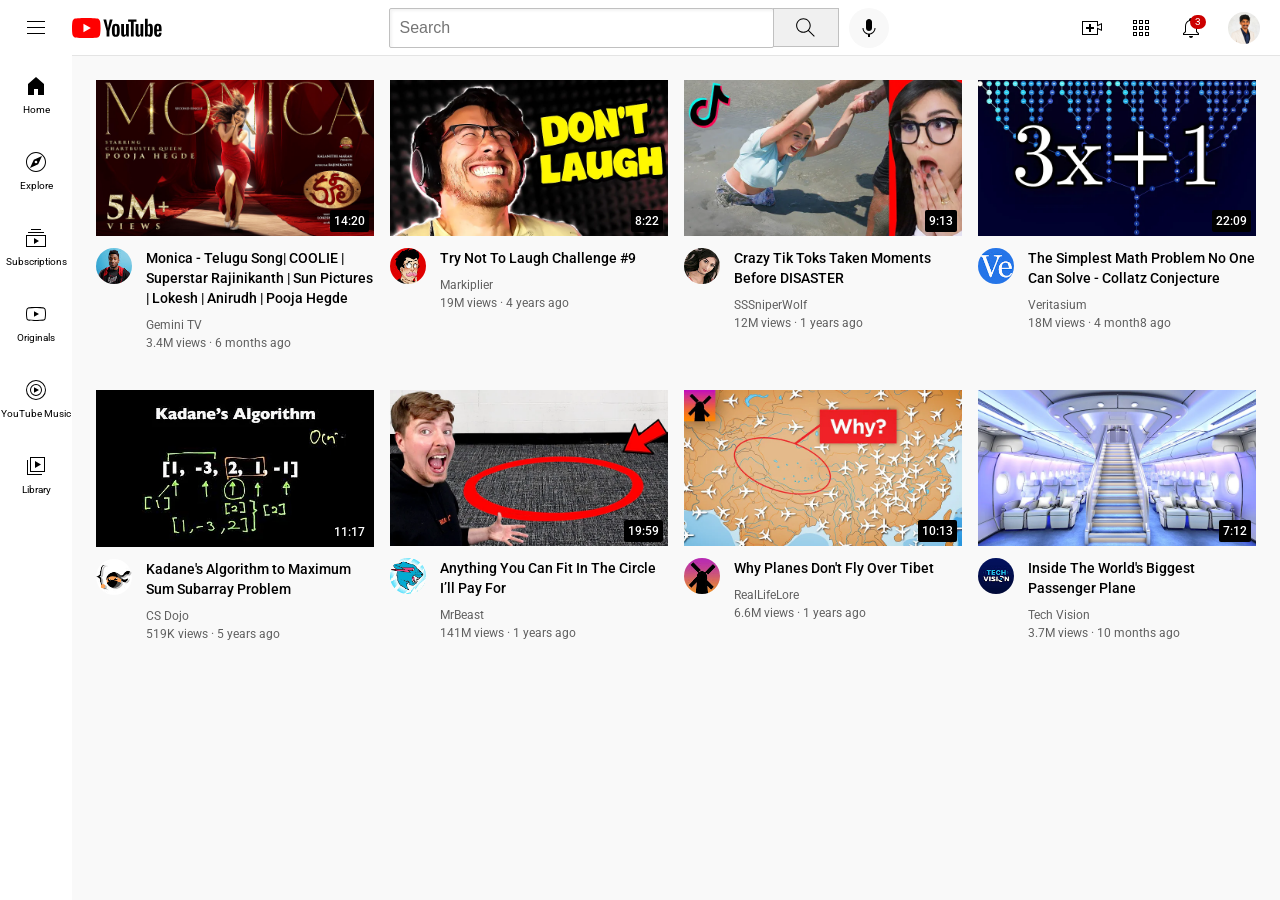
<file: index.html>
<!DOCTYPE html>
<html>

<head>
    <title>YouTube.com Clone</title>
    <link rel="preconnect" href="https://fonts.googleapis.com">
    <link rel="preconnect" href="https://fonts.gstatic.com" crossorigin>
    <link href="https://fonts.googleapis.com/css2?family=Roboto:ital,wght@0,100..900;1,100..900&display=swap"
        rel="stylesheet">
    <link rel="stylesheet" href="styles/general.css">
    <link rel="stylesheet" href="styles/video.css">
    <link rel="stylesheet" href="styles/header.css">
    <link rel="stylesheet" href="/styles/sidebar.css">
</head>

<body>
    <header class="header">
        <div class="left-section">
            <img class="hamburger-menu" src="/icons/hamburger-menu.svg">
            <img class="youtube-logo" src="/icons/youtube-logo.svg">
        </div>
        <div class="middle-section">
            <input class="search-bar" type="text" placeholder="Search">
            <button class="search-btn">
                <img class="search-icon" src="/icons/search.svg">
                <div class="tooltip">Search</div>
            </button>
            <!-- Put position absolute inside relative to create this tooltip -->
            <button class="voice-search-btn">
                <img class="voice-search-icon" src="/icons/voice-search-icon.svg">
                <div class="tooltip">Search with your voice</div>
            </button>

        </div>
        <div class="right-section">
            <div class="upload-icon-container">
                <img class="upload-icon" src="/icons/upload.svg">
                <div class="tooltip">Create</div>
            </div>

            <div class="youtube-apps-icon-container">
                <img class="youtube-apps-icon" src="/icons/youtube-apps.svg">
                <div class="tooltip">YouTube Apps</div>
            </div>
            <div class="notifications-icon-container">
                <img class="notifications-icon" src="/icons/notifications.svg">
                <div class="notifications-count">3</div>
                <div class="tooltip">Notifications</div>
            </div>
            <img class="current-user-picture" src="/thumbnails/channel-praveen.jpg">
        </div>
    </header>

    <nav class="sidebar">
        <div class="sidebar-link">
            <img src="/icons/home.svg">
            <div>Home</div>
        </div>
        <div class="sidebar-link">
            <img src="/icons/explore.svg">
            <div>Explore</div>
        </div>
        <div class="sidebar-link">
            <img src="/icons/subscriptions.svg">
            <div>Subscriptions</div>
        </div>
        <div class="sidebar-link">
            <img src="/icons/originals.svg">
            <div>Originals</div>
        </div>
        <div class="sidebar-link">
            <img src="/icons/youtube-music.svg">
            <div>YouTube Music</div>
        </div>
        <div class="sidebar-link">
            <img src="/icons/library.svg">
            <div>Library</div>
        </div>
    </nav>

    <main>
        <section class="video-grid">
            <div class="video-preview">
                <div class="thumbnail-row">
                    <img class="thumbnail" src="thumbnails/thumbnail-1.jpg">
                    <div class="video-time">14:20</div>
                </div>
                <div class="video-info-grid">
                    <div>
                        <img class="profile-picture" src="thumbnails/channel-1.png">
                    </div>
                    <div>
                        <p class="video-title">
                            Monica - Telugu Song| COOLIE | Superstar Rajinikanth | Sun Pictures | Lokesh | Anirudh |
                            Pooja
                            Hegde
                        </p>
                        <p class="video-author">
                            Gemini TV
                        </p>
                        <p class="video-stats">
                            3.4M views &#183; 6 months ago
                        </p>
                    </div>

                </div>

            </div>
            <div class="video-preview">
                <div class="thumbnail-row">
                    <img class="thumbnail" src="thumbnails/thumbnail-2.webp">
                    <div class="video-time">8:22</div>
                </div>
                <div class="video-info-grid">
                    <div>
                        <img class="profile-picture" src="thumbnails/channel-2.png">
                    </div>
                    <div>
                        <p class="video-title">
                            Try Not To Laugh Challenge #9
                        </p>
                        <p class="video-author">
                            Markiplier
                        </p>
                        <p class="video-stats">
                            19M views &#183; 4 years ago
                        </p>
                    </div>
                </div>
            </div>
            <div class="video-preview">
                <div class="thumbnail-row">
                    <img class="thumbnail" src="thumbnails/thumbnail-3.webp">
                    <div class="video-time">9:13</div>
                </div>
                <div class="video-info-grid">
                    <div>
                        <img class="profile-picture" src="thumbnails/channel-3.png">
                    </div>
                    <div>
                        <p class="video-title">
                            Crazy Tik Toks Taken Moments Before DISASTER
                        </p>
                        <p class="video-author">
                            SSSniperWolf
                        </p>
                        <p class="video-stats">
                            12M views &#183; 1 years ago
                        </p>
                    </div>
                </div>
            </div>
            <div class="video-preview">
                <div class="thumbnail-row">
                    <img class="thumbnail" src="thumbnails/thumbnail-4.webp">
                    <div class="video-time">22:09</div>
                </div>
                <div class="video-info-grid">
                    <div>
                        <img class="profile-picture" src="thumbnails/channel-4.png">
                    </div>
                    <div>
                        <p class="video-title">
                            The Simplest Math Problem No One Can Solve - Collatz Conjecture
                        </p>
                        <p class="video-author">
                            Veritasium
                        </p>
                        <p class="video-stats">
                            18M views &#183; 4 month8 ago
                        </p>
                    </div>
                </div>
            </div>
            <div class="video-preview">
                <div class="thumbnail-row">
                    <img class="thumbnail" src="thumbnails/thumbnail-5.webp">
                    <div class="video-time">11:17</div>
                </div>
                <div class="video-info-grid">
                    <div>
                        <img class="profile-picture" src="thumbnails/channel-5.png">
                    </div>
                    <div>
                        <p class="video-title">
                            Kadane's Algorithm to Maximum Sum Subarray Problem
                        </p>
                        <p class="video-author">
                            CS Dojo
                        </p>
                        <p class="video-stats">
                            519K views &#183; 5 years ago
                        </p>
                    </div>
                </div>
            </div>
            <div class="video-preview">
                <div class="thumbnail-row">
                    <img class="thumbnail" src="thumbnails/thumbnail-6.webp">
                    <div class="video-time">19:59</div>
                </div>
                <div class="video-info-grid">
                    <div>
                        <img class="profile-picture" src="thumbnails/channel-6.png">
                    </div>
                    <div>
                        <p class="video-title">
                            Anything You Can Fit In The Circle I’ll Pay For
                        </p>
                        <p class="video-author">
                            MrBeast
                        </p>
                        <p class="video-stats">
                            141M views &#183; 1 years ago
                        </p>
                    </div>
                </div>
            </div>
            <div class="video-preview">
                <div class="thumbnail-row">
                    <img class="thumbnail" src="thumbnails/thumbnail-7.webp">
                    <div class="video-time">10:13</div>
                </div>
                <div class="video-info-grid">
                    <div>
                        <img class="profile-picture" src="thumbnails/channel-7.png">
                    </div>
                    <div>
                        <p class="video-title">
                            Why Planes Don't Fly Over Tibet
                        </p>
                        <p class="video-author">
                            RealLifeLore
                        </p>
                        <p class="video-stats">
                            6.6M views &#183; 1 years ago
                        </p>
                    </div>
                </div>
            </div>
            <div class="video-preview">
                <div class="thumbnail-row">
                    <img class="thumbnail" src="thumbnails/thumbnail-8.webp">
                    <div class="video-time">7:12</div>
                </div>
                <div class="video-info-grid">
                    <div>
                        <img class="profile-picture" src="thumbnails/channel-8.png">
                    </div>
                    <div>
                        <p class="video-title">
                            Inside The World's Biggest Passenger Plane
                        </p>
                        <p class="video-author">
                            Tech Vision
                        </p>
                        <p class="video-stats">
                            3.7M views &#183; 10 months ago
                        </p>
                    </div>
                </div>
            </div>
        </section>
    </main>


</body>

</html>
</file>
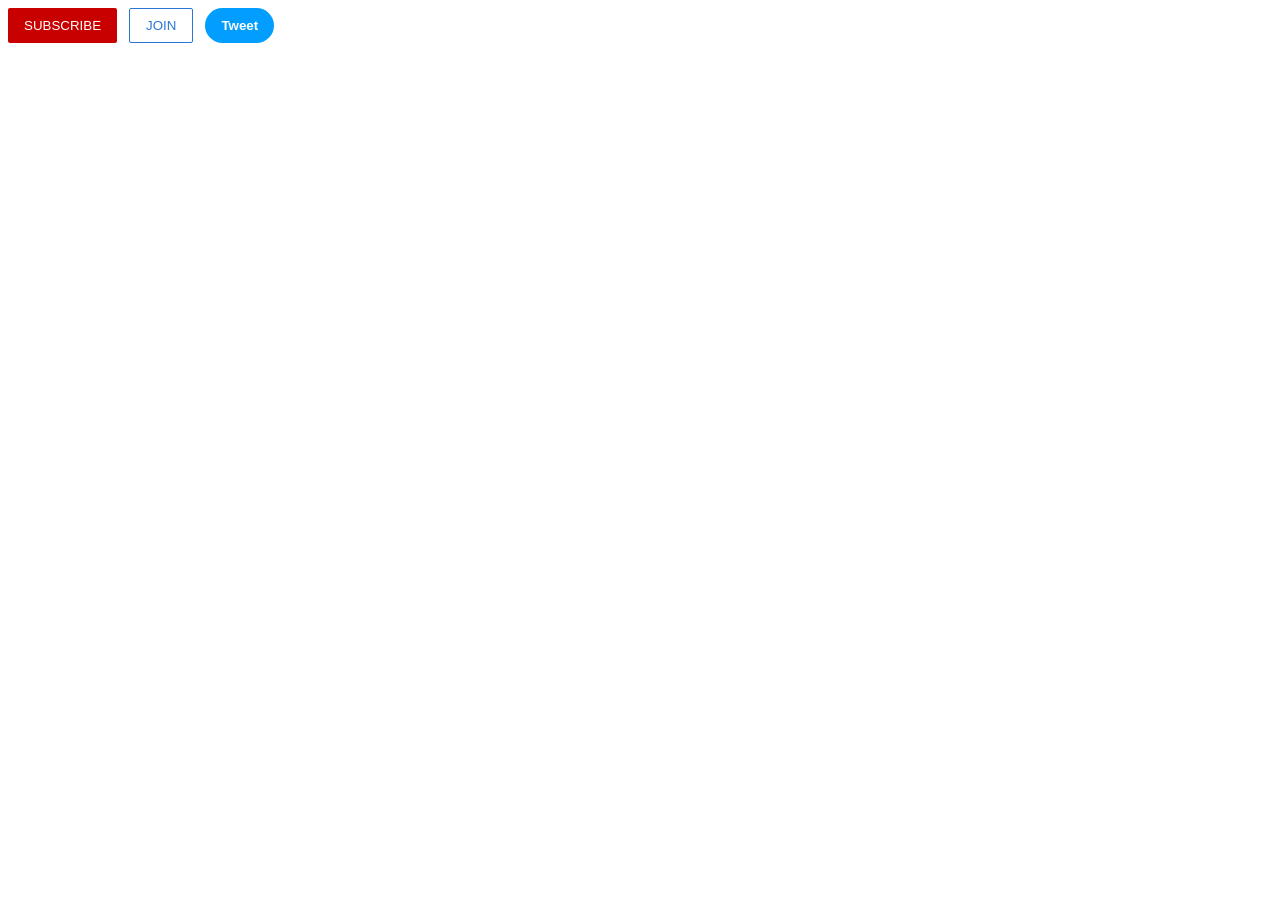
<file: Intro-to-html/buttons.html>
<!DOCTYPE html>
<html>

<head>
    <title>Buttons Practice</title>
    <link rel="stylesheet" href="styles/buttons.css">
</head>

<body>

    <button class="subscribe-button">
        SUBSCRIBE
    </button>

    <button class="join-button">
        JOIN
    </button>

    <button class="tweet-button">
        Tweet
    </button>
</body>

</html>
</file>
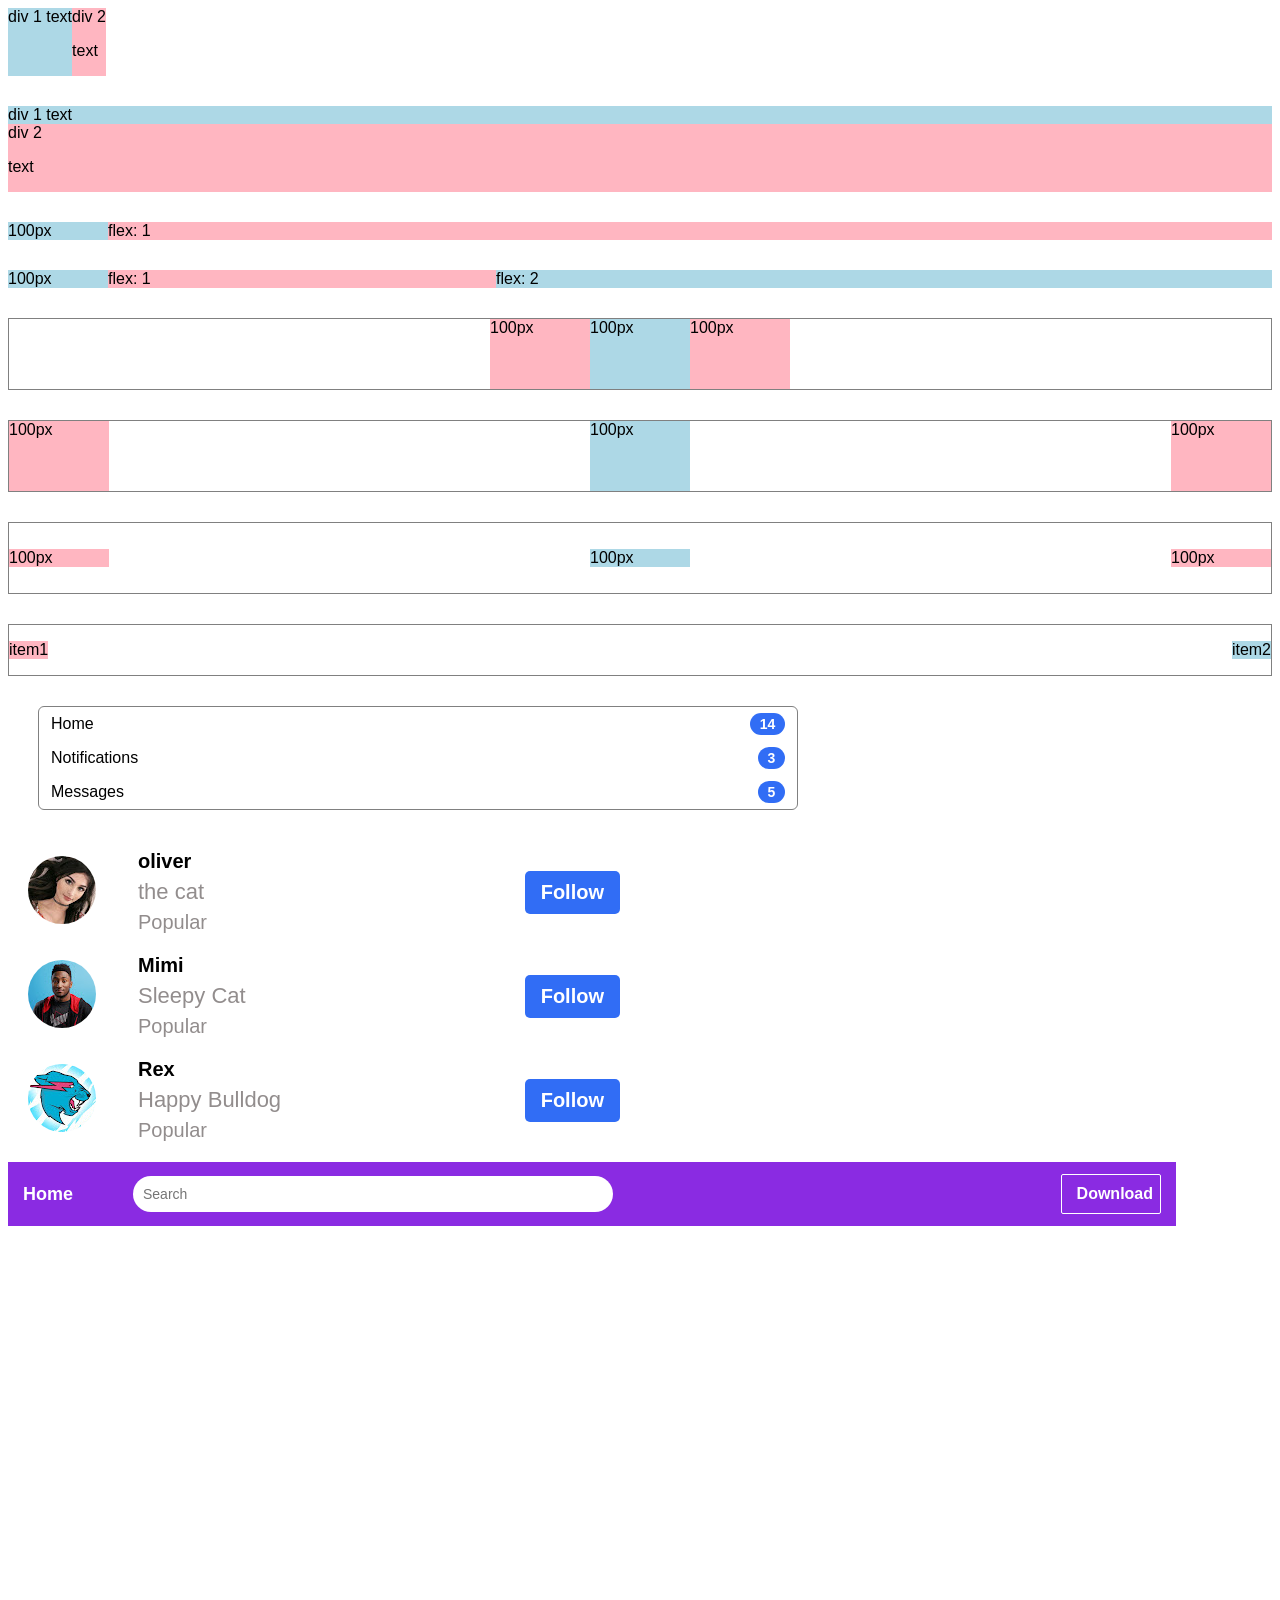
<file: Intro-to-html/flexbox.html>
<!DOCTYPE html>
<html>

<head>
    <title>Flexbox Practice</title>
</head>

<body style="padding-bottom: 1000px;">
    <div style="
        display: flex;
        flex-direction: row;
        ">
        <div style="background-color: lightblue;">div 1 text</div>
        <div style="background-color: lightpink;">div 2 <p>text</p>
        </div>
    </div>

    <div style="
        margin-top: 30px;
        display: flex;
        flex-direction: column;
        ">
        <div style="background-color: lightblue;">div 1 text</div>
        <div style="background-color: lightpink;">div 2 <p>text</p>
        </div>
    </div>

    <div style="
        margin-top: 30px;
        display: flex;
        flex-direction: row;
        ">
        <div style="background-color: lightblue; width: 100px;">100px</div>
        <div style="background-color: lightpink;
        flex:1">flex: 1
        </div>
    </div>

    <div style="
        margin-top: 30px;
        display: flex;
        flex-direction: row;
        ">
        <div style="background-color: lightblue; width: 100px;">100px</div>
        <div style="background-color: lightpink;
        flex:1">flex: 1
        </div>
        <div style="background-color: lightblue;
        flex:2">flex: 2
        </div>
    </div>

    <div style="
        margin-top: 30px;
        height: 70px;
        border-width: 1px;
        border-style: solid;
        border-color: gray;
        display: flex;
        flex-direction: row;
        justify-content: center; /* horizontal center */
        ">
        <div style="background-color: lightpink; width: 100px;">
            100px
        </div>
        <div style="background-color: lightblue; width: 100px;">
            100px
        </div>
        <div style="background-color: lightpink; width: 100px;">
            100px
        </div>
    </div>

    <div style="
        margin-top: 30px;
        height: 70px;
        border-width: 1px;
        border-style: solid;
        border-color: gray;
        display: flex;
        flex-direction: row;
        justify-content: space-between;
        ">
        <div style="background-color: lightpink; width: 100px;">
            100px
        </div>
        <div style="background-color: lightblue; width: 100px;">
            100px
        </div>
        <div style="background-color: lightpink; width: 100px;">
            100px
        </div>
    </div>

    <div style="
        margin-top: 30px;
        height: 70px;
        border-width: 1px;
        border-style: solid;
        border-color: gray;
        display: flex;
        flex-direction: row;
        justify-content: space-between;
        align-items:center; /* vertical center */
        ">
        <div style="background-color: lightpink; width: 100px;">
            100px
        </div>
        <div style="background-color: lightblue; width: 100px;">
            100px
        </div>
        <div style="background-color: lightpink; width: 100px;">
            100px
        </div>
    </div>

    <div style="
    margin-top: 30px;
        display: flex;
        flex-direction: row;
        justify-content: space-between;
        align-items: center;
        height: 50px;
        border: 1px solid gray;
    ">
        <div style="background-color: lightpink;">
            item1
        </div>
        <div style="background-color: lightblue;">
            item2
        </div>
    </div>
    <style>
        div {
            font-family: Arial;
        }

        .container {
            margin-top: 30px;
            margin-bottom: 30px;
            margin-left: 30px;
            border: 1px solid gray;
            border-radius: 6px;
            width: 60%;
            /* font-size: 25px;
            padding: 18px; */
        }

        .count {
            background-color: rgb(49, 109, 245);
            color: white;
            padding-left: 10px;
            padding-right: 10px;
            padding-top: 3px;
            padding-bottom: 3px;
            border-radius: 20px;
            font-size: 14px;
            font-weight: bold;
        }

        .flexbox {
            display: flex;
            flex-direction: row;
            justify-content: space-between;
            align-items: center;
            padding-bottom: 6px;
            padding-top: 6px;
            flex: 1;
            padding-left: 12px;
            padding-right: 12px;
        }
    </style>
    <div class="container">
        <div class="flexbox">
            <div>Home</div>
            <div class="count">14</div>
        </div>

        <div class="flexbox">
            <div>Notifications</div>
            <div class="count">3</div>
        </div>

        <div class="flexbox">
            <div>Messages</div>
            <div class="count">5</div>
        </div>
    </div>

    <style>
        .pet-container {
            margin-top: 30px;
            font-family: Arial;
            width: 50%;
            padding-top: 0px;
            padding-bottom: 10px;
        }

        .pet-flexbox {
            display: flex;
            flex-direction: row;
            justify-content: space-between;
            align-items: center;
            padding-left: 20px;
            padding-right: 20px;
            padding-bottom: 10px;
            padding-top: 10px;
        }

        .pet-profile {
            width: 90px;
        }

        .pet-profile-pic {
            border-radius: 50%;
        }

        .pet-info {
            flex: 1;
            min-width: 150px;
            margin-left: 20px;
            margin-right: 20px;
        }

        .pet-title {
            font-weight: bold;
            font-size: 20px;
            margin-bottom: 6px;
            margin-top: 0px;
        }

        .pet-description {
            font-size: 22px;
            color: rgb(146, 141, 141);
            margin-bottom: 6px;
            margin-top: 0px;

        }

        .pet-popularity {
            font-size: 20px;
            color: rgb(146, 141, 141);
            font-weight: 500;
            margin-top: 0px;
            margin-bottom: 0px;
        }

        .pet-follow {
            background-color: rgb(49, 109, 245);
            color: white;
            padding-left: 16px;
            padding-right: 16px;
            padding-top: 10px;
            padding-bottom: 10px;
            font-size: 20px;
            font-weight: bold;
            border-radius: 5px;
        }
    </style>

    <div class="pet-container">
        <div class="pet-flexbox">
            <div class="pet-profile">
                <img class="pet-profile-pic" src="/thumbnails/channel-3.png">
            </div>
            <div class="pet-info">
                <p class="pet-title">oliver</p>
                <p class="pet-description">the cat</p>
                <p class="pet-popularity">Popular</p>
            </div>
            <div class="pet-follow">Follow</div>
        </div>

        <div class="pet-flexbox">
            <div class="pet-profile">
                <img class="pet-profile-pic" src="/thumbnails/channel-1.png">
            </div>
            <div class="pet-info">
                <p class="pet-title">Mimi</p>
                <p class="pet-description">Sleepy Cat</p>
                <p class="pet-popularity">Popular</p>
            </div>
            <div class="pet-follow">Follow</div>
        </div>

        <div class="pet-flexbox">
            <div class="pet-profile">
                <img class="pet-profile-pic" src="/thumbnails/channel-6.png">
            </div>
            <div class="pet-info">
                <p class="pet-title">Rex</p>
                <p class="pet-description">Happy Bulldog</p>
                <p class="pet-popularity">Popular</p>
            </div>
            <div class="pet-follow">Follow</div>
        </div>
    </div>

    <style>
        .search-container {
            font-family: Arial;
            background-color: blueviolet;
            display: flex;
            flex-direction: row;
            justify-content: space-between;
            align-items: center;
            padding-left: 15px;
            padding-right: 15px;
            padding-top: 12px;
            padding-bottom: 12px;
            width: 90%;
        }

        .home {
            color: white;
            font-weight: bold;
            font-size: 18px;
            width: 100px;
        }

        .search {
            flex: 1;
            padding-left: 10px;
            padding-right: 20px;
        }

        .searchbox {
            border-radius: 20px;
            font-size: 14px;
            padding: 10px;
            width: 100%;
            max-width: 460px;
            border: none;
        }

        .download {
            width: 100px;
            margin-left: 20px;
        }

        .download-btn {
            background-color: transparent;
            color: white;
            border: 1px solid white;
            font-weight: 600;
            font-size: 16px;
            border-radius: 2px;
            padding-top: 10px;
            padding-bottom: 10px;
            padding-right: 15px;
            padding-left: 15px;
            width: 100px;
        }
    </style>

    <div class="search-container">
        <div class="home">Home</div>
        <div class="search">
            <input class="searchbox" type="text" placeholder="Search">
        </div>
        <div class="download">
            <button class="download-btn">Download</button>
        </div>
    </div>
</body>

</html>
</file>
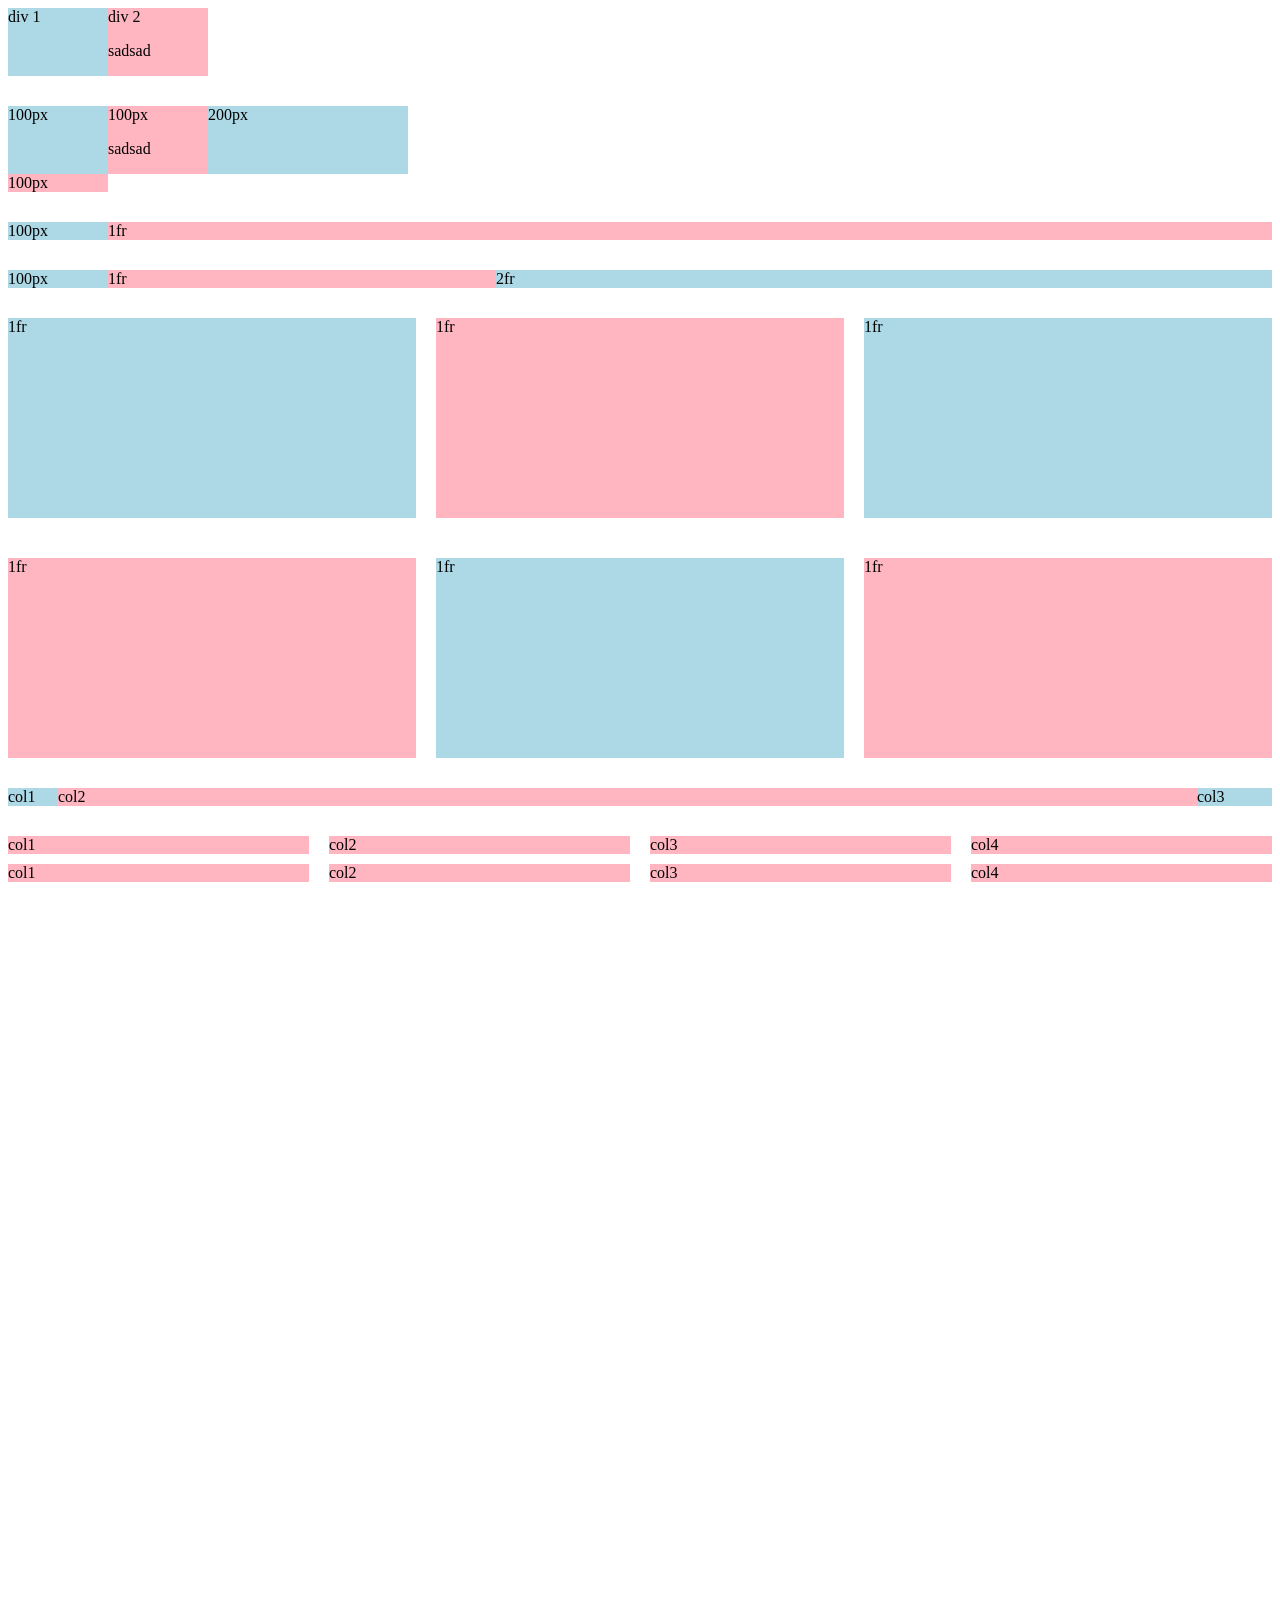
<file: Intro-to-html/grid.html>
<!DOCTYPE html>
<html>

<head>
    <title>Grid Practice</title>
</head>

<body style="padding-bottom: 1000px;">
    <div style="
            display: grid;
            grid-template-columns: 100px 100px;
            ">
        <div style="background-color: lightblue;">div 1</div>
        <div style="background-color: lightpink;">div 2 <p>sadsad</p>
        </div>
    </div>

    <div style="
            margin-top: 30px;
            display: grid;
            grid-template-columns: 100px 100px 200px;
            ">
        <div style="background-color: lightblue;">100px</div>
        <div style="background-color: lightpink;">100px <p>sadsad</p></div>
        <div style="background-color: lightblue;">200px</div>
        <div style="background-color: lightpink;">100px</div>
    </div>

    <div style="
            margin-top: 30px;
            display: grid;
            grid-template-columns: 100px 1fr;
            ">
        <div style="background-color: lightblue;">100px</div>
        <div style="background-color: lightpink;">1fr</div>
    </div>

    <div style="
            margin-top: 30px;
            display: grid;
            grid-template-columns: 100px 1fr 2fr;
            ">
        <div style="background-color: lightblue;">100px</div>
        <div style="background-color: lightpink;">1fr</div>
        <div style="background-color: lightblue;">2fr</div>
    </div>

    <div style="
            margin-top: 30px;
            display: grid;
            grid-template-columns: 1fr 1fr 1fr;
            column-gap: 20px;
            row-gap: 40px;
            ">
        <div style="background-color: lightblue; height: 200px;">1fr</div>
        <div style="background-color: lightpink; height: 200px">1fr</div>
        <div style="background-color: lightblue; height: 200px">1fr</div>
        <div style="background-color: lightpink; height: 200px">1fr</div>
        <div style="background-color: lightblue; height: 200px">1fr</div>
        <div style="background-color: lightpink; height: 200px">1fr</div>

    </div>

    <div style="
            margin-top: 30px;
            display: grid;
            grid-template-columns: 50px 1fr 75px;
            ">
        <div style="background-color: lightblue;">col1</div>
        <div style="background-color: lightpink;">col2</div>
        <div style="background-color: lightblue;">col3</div>

    </div>
    <div style="
            margin-top: 30px;
            display: grid;
            grid-template-columns: 1fr 1fr 1fr 1fr;
            row-gap: 10px;
            column-gap: 20px;
            ">
        <div style="background-color: lightpink;">col1</div>
        <div style="background-color: lightpink;">col2</div>
        <div style="background-color: lightpink;">col3</div>
        <div style="background-color: lightpink;">col4</div>
        <div style="background-color: lightpink;">col1</div>
        <div style="background-color: lightpink;">col2</div>
        <div style="background-color: lightpink;">col3</div>
        <div style="background-color: lightpink;">col4</div>

    </div>
</body>

</html>
</file>
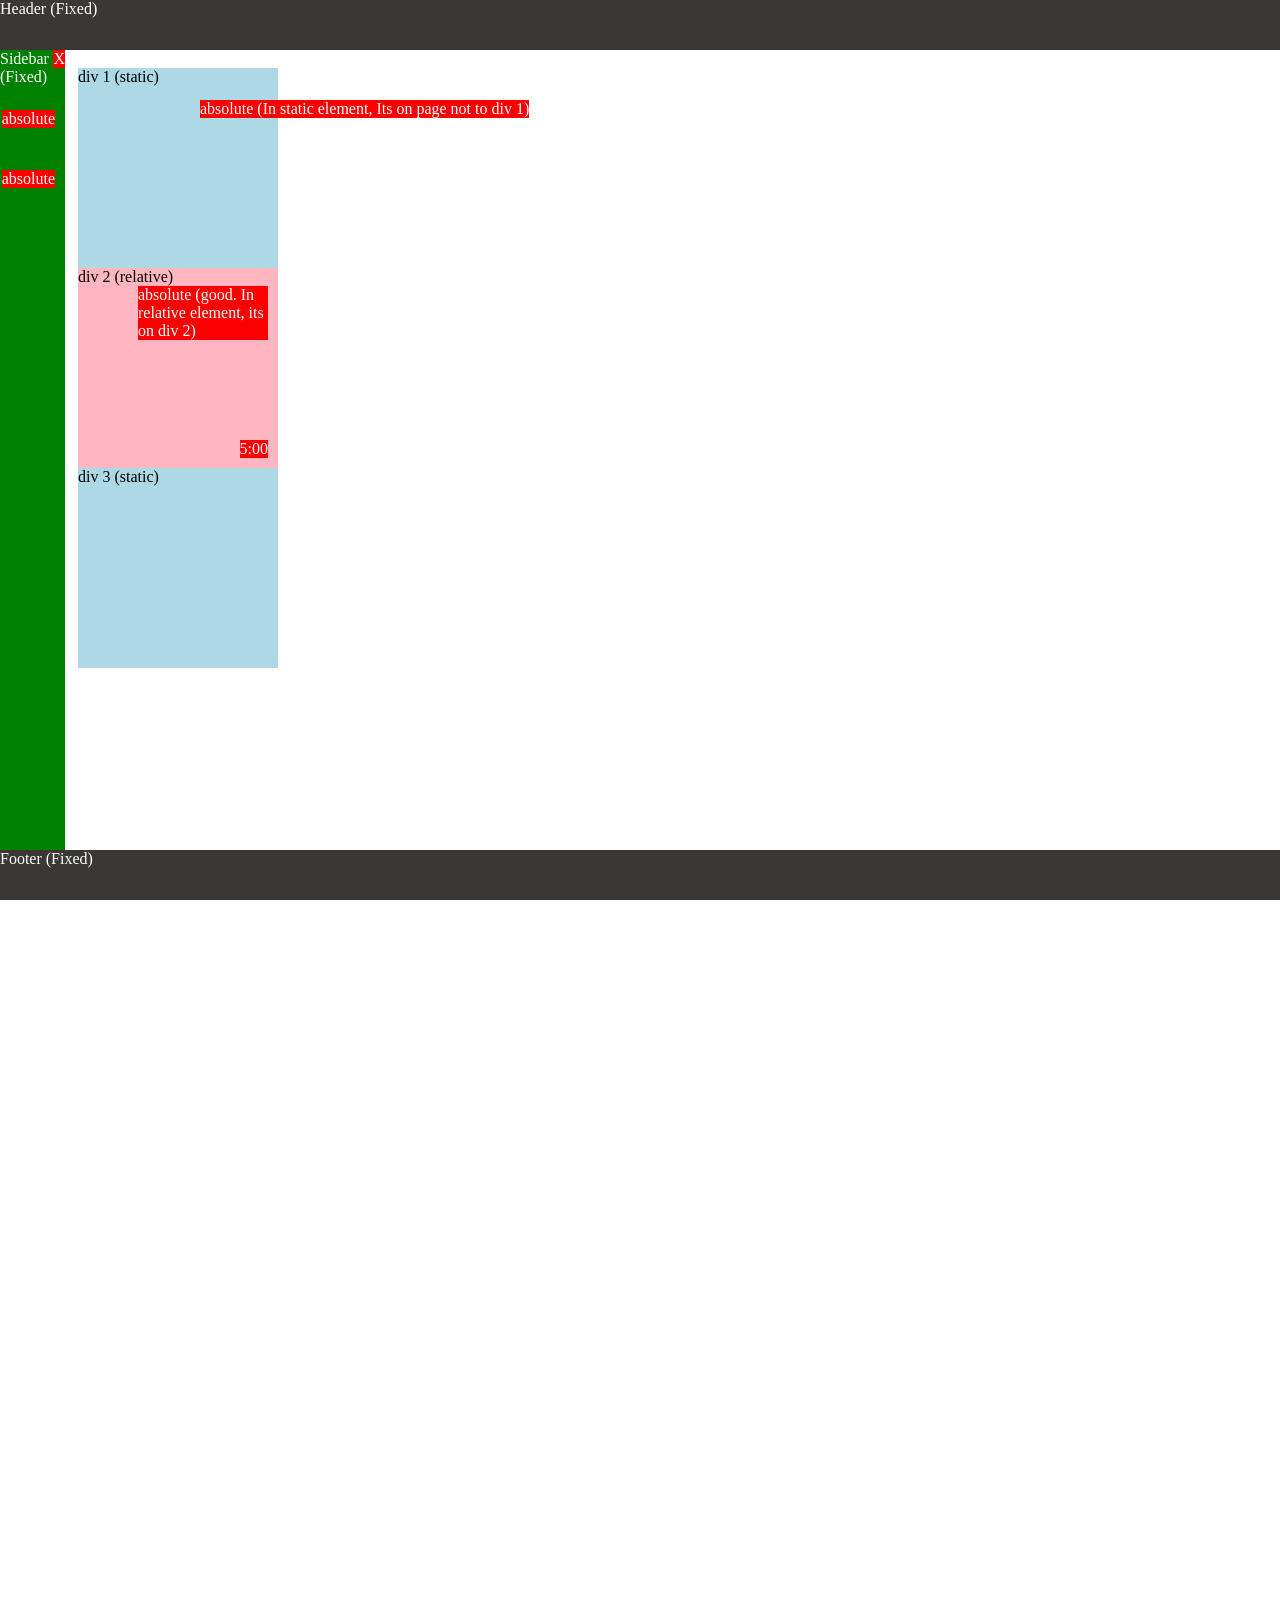
<file: Intro-to-html/position.html>
<!DOCTYPE html>
<html>

<head>
    <title>Position Practice</title>
</head>

<body style="
            height: 3000px;
            padding-top: 60px;
            padding-left: 70px;
            ">
    <div style="
            background-color: rgb(60, 55, 55);
            color: white;
            position: fixed;
            top: 0;
            height: 50px;
            left:0;
            right: 0;
            z-index: 1;
            ">Header (Fixed)
    </div>

    <div style="
        background-color: green;
        color: white;
        position: fixed;
        left: 0;
        bottom: 0;
        top:50px;
        width: 65px;
        ">Sidebar (Fixed)

        <div style="
        background-color: rgb(251, 0, 0);
        color: white;
        /* position absolute depends on browser PAGE. i.e, placed on the page */
        /* position fixed depends on browser WINDOW. i.e, placed on the browser window */
        position: absolute;
        right: 0;
        top: 0;
        ">X
        </div>

        <div style="
        background-color: rgb(251, 0, 0);
        color: white;
        /* position absolute depends on browser PAGE. i.e, placed on the page */
        /* position fixed depends on browser WINDOW. i.e, placed on the browser window */
        position: absolute;
        right: 10px;
        top: 60px;
        ">absolute
        </div>

        <div style="
        background-color: rgb(251, 0, 0);
        color: white;
        /* position absolute depends on browser PAGE. i.e, placed on the page */
        /* position fixed depends on browser WINDOW. i.e, placed on the browser window */
        position: absolute;
        right: 10px;
        top: 120px;
        ">absolute
        </div>

    </div>

    <div style="
            background-color: rgb(60, 55, 55);
            color: white;
            position: fixed;
            height: 50px;
            bottom: 0px;
            left:0;
            right: 0;
            z-index: 1;
            ">Footer (Fixed)
    </div>

    <div style="
        background-color: rgb(251, 0, 0);
        color: white;
        position: absolute;
        left: 200px;
        top: 100px;
        ">absolute (In static element, Its on page not to div 1)
    </div>

    <div style="
            background-color: lightblue;
            height: 200px;
            width: 200px;
            /* margin-top: 100px; not a good way. use padding at top to get content below header */
            position: static;
            ">div 1 (static)
    </div>

    <div style="
            background-color: lightpink;
            height: 200px;
            width: 200px;
            position: relative;
        ">div 2 (relative)

        <div style="
        background-color: rgb(251, 0, 0);
        color: white;
        position: absolute;
        left: 60px;
        right: 10px;
        ">absolute (good. In relative element, its on div 2)
        </div>

        <div style="
        background-color: rgb(251, 0, 0);
        color: white;
        position: absolute;
        bottom: 10px;
        right: 10px;
        ">5:00
        </div>
    </div>

    <div style="
            background-color: lightblue;
            height: 200px;
            width: 200px;
            position: static;
            ">div 3 (static)
    </div>
</body>

</html>
</file>
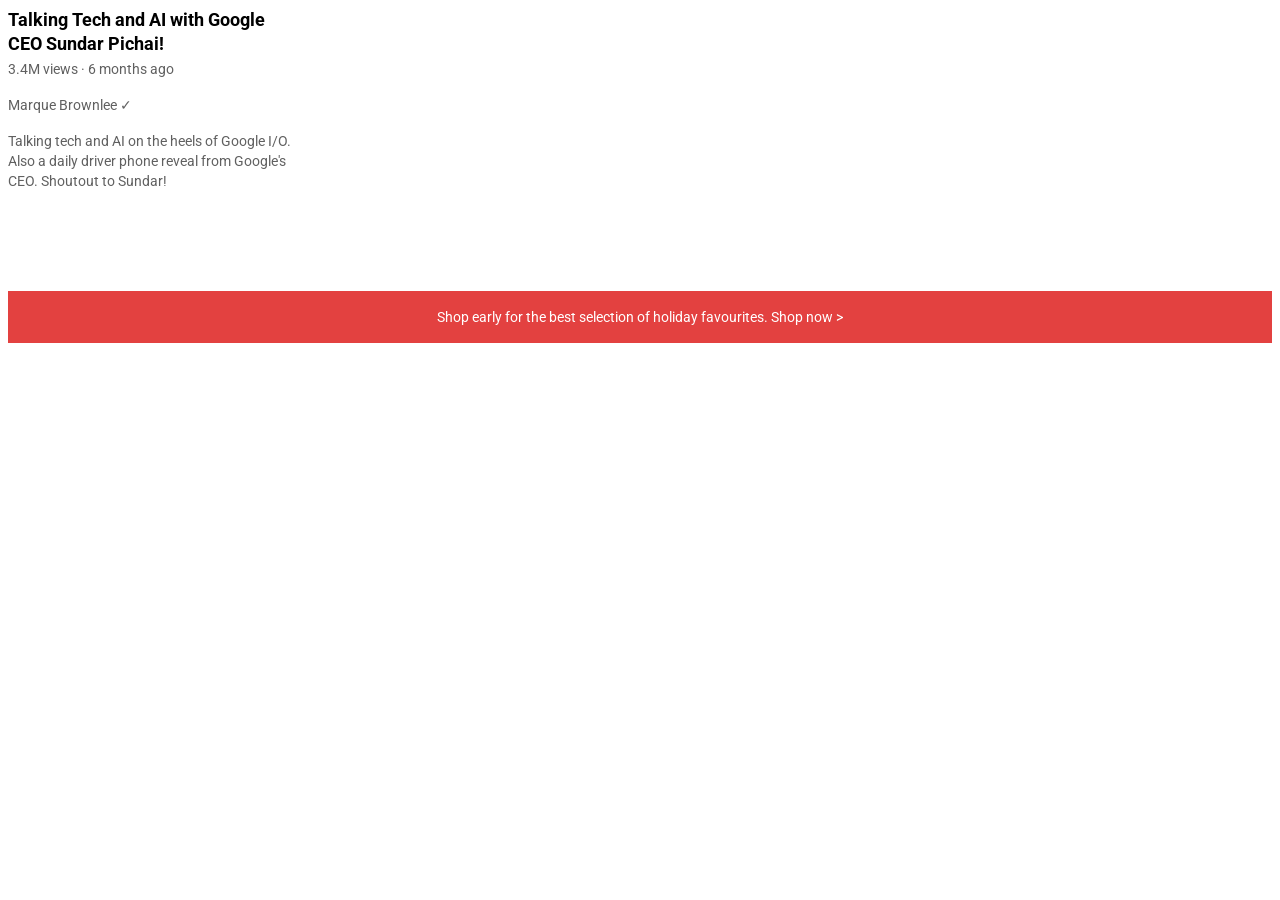
<file: Intro-to-html/text.html>
<!DOCTYPE html>
<html>

<head>
    <link rel="preconnect" href="https://fonts.googleapis.com">
    <link rel="preconnect" href="https://fonts.gstatic.com" crossorigin>
    <link href="https://fonts.googleapis.com/css2?family=Roboto:ital,wght@0,100..900;1,100..900&display=swap"
        rel="stylesheet">
    <link rel="stylesheet" href="styles/text.css">
</head>

<body>

    <p class="video-title">
        Talking Tech and AI with Google CEO Sundar Pichai!
    </p>

    <p class="video-stats">
        3.4M views &#183; 6 months ago
    </p>

    <p class="video-author">
        Marque Brownlee &#10003;
    </p>

    <p class="video-description">
        Talking tech and AI on the heels of Google I/O. Also a daily driver phone reveal from Google's CEO. Shoutout to
        Sundar!
    </p>

    <p class="apple-text">
        Shop early for the best selection of holiday favourites. <span class="shop-now">Shop now &gt;</span>
    </p>

</body>

</html>
</file>
<file: styles/general.css>
p {
  margin: 0;
}

body {
    font-family: Roboto, Arial;
    margin: 0px;
    padding: 80px 24px 24px 96px;
    background-color: rgb(249, 249, 249);
}
</file>
<file: styles/video.css>
.thumbnail {
  width: 100%;
  /* height: 250px;
                object-fit: cover;
                object-position: center;
                border-radius: 50%; */
}

.video-info-grid {
  display: grid;
  grid-template-columns: 50px 1fr;
}

.profile-picture {
  border-radius: 50px;
  width: 36px;
}

.video-title {
  margin-top: 0;
  font-size: 14px;
  font-weight: 500;
  line-height: 20px;
  margin-bottom: 10px;
}

.thumbnail-row {
  margin-bottom: 8px;
  position: relative;
}

.video-time {
  font-size: 12px;
  font-weight: 500;
  padding: 4px;
  position: absolute;
  right: 5px;
  bottom: 8px;
  background-color: black;
  color: white;
  border-radius: 2px;
}

.video-author,
.video-stats {
  font-size: 12px;
  color: rgb(96, 96, 96);
}

.video-author {
  margin-bottom: 4px;
}

.video-grid { 
  display: grid;
  grid-template-columns: 1fr 1fr 1fr;
  column-gap: 16px;
  row-gap: 40px;
}

@media (max-width: 750px){
  .video-grid {
    grid-template-columns: 1fr 1fr;
  }
}

@media (min-width: 751px) and (max-width: 999px) {
  .video-grid {
    grid-template-columns: 1fr 1fr 1fr;
  }
}

@media (min-width: 1000px){
  .video-grid {
    grid-template-columns: 1fr 1fr 1fr 1fr;
  }
}
</file>
<file: styles/header.css>
.header {
  height: 55px;
  display: flex;
  flex-direction: row;
  justify-content: space-between;

  position: fixed;
  top: 0;
  left: 0;
  right: 0;
  z-index: 100;

  background-color: white;
  border-bottom: 1px solid rgb(228, 228, 228);
  /* border-bottom-width: 1px;
  border-bottom-style: solid;
  border-bottom-color: rgb(228, 228, 228); */
}

.left-section {
  display: flex;
  align-items: center;
}

.hamburger-menu {
  height: 24px;
  margin-left: 24px;
  margin-right: 24px;
}

.youtube-logo {
  height: 20px;
}

.middle-section {
  display: flex;
  flex-direction: row;
  align-items: center;
  flex: 1;
  margin-left: 70px;
  margin-right: 35px;
  max-width: 500px;
}

.search-btn {
  height: 39px;
  width: 66px;
  background-color: rgb(240, 240, 240);
  border: 1px solid rgb(192, 192, 192);
  margin-left: -1px;
  margin-right: 10px;
}

.search-btn,
.voice-search-btn,
.upload-icon-container,
.youtube-apps-icon-container,
.notifications-icon-container {
  position: relative;
  display: flex;
  justify-content: center;
  align-items: center;
  cursor: pointer;
}

.search-btn .tooltip,
.voice-search-btn .tooltip,
.upload-icon-container .tooltip,
.youtube-apps-icon-container .tooltip,
.notifications-icon-container .tooltip {
  font-size: 12px;
  padding: 8px;
  border-radius: 2px;

  position: absolute;
  bottom: -40px;
  background-color: rgb(107, 104, 104);
  color: white;
  opacity: 0;
  transition: opacity 0.15s;
  pointer-events: none;
  white-space: nowrap;
}

.search-btn:hover .tooltip,
.voice-search-btn:hover .tooltip,
.upload-icon-container:hover .tooltip,
.youtube-apps-icon-container:hover .tooltip,
.notifications-icon-container:hover .tooltip {
  opacity: 1;
}

.search-icon {
  height: 25px;
}

.search-bar {
  flex: 1;
  height: 36px;
  padding-left: 10px;
  font-size: 16px;
  border: 1px solid rgb(192, 192, 192);
  border-radius: 2px;
  box-shadow: inset 2px 2px 3px rgba(0, 0, 0, 0.05);
  width: 0;
}

.search-bar::placeholder {
  font-size: 16px;
}

.voice-search-btn {
  height: 40px;
  width: 40px;
  border-radius: 20px;
  border: none;
  background-color: rgb(248, 248, 248);
}

.voice-search-icon {
  height: 24px;
}

.right-section {
  width: 180px;
  margin-right: 20px;
  display: flex;
  flex-direction: row;
  justify-content: space-between;
  align-items: center;
  flex-shrink: 0;
}

.upload-icon,
.youtube-apps-icon,
.notifications-icon {
  height: 24px;
}

.notifications-icon-container {
  position: relative;
}

.notifications-count {
  position: absolute;
  top: -1px;
  right: -3px;

  font-size: 10px;
  color: white;
  background-color: rgb(204, 0, 0);
  padding: 1.5px 5px;
  border-radius: 10px;
}

.current-user-picture {
  height: 32px;
  border-radius: 16px;
}
</file>
<file: styles/sidebar.css>
.sidebar {    
    position: fixed;
    left:0;
    bottom: 0;
    top: 55px;
    background-color: white;
    width: 72px;
    z-index: 200;
}

.sidebar-link{
    background-color: white;
    margin-bottom: 1px;
    margin-top: 2px;
    height: 74px;
    display: flex;
    flex-direction: column;
    justify-content: center; /* vertical center bcz flex direction column */
    align-items: center; /* horizontal center bcz flex direction column */
}

.sidebar-link:hover {
    background-color: rgba(0, 0, 0, 0.10);
}

.sidebar-link img {
    height: 24px;
}

.sidebar-link div {
    font-size: 10px;
    margin-top: 6px;
}
</file>
<file: Intro-to-html/styles/buttons.css>
.subscribe-button {
  color: white;
  background-color: rgb(200, 0, 0);
  /* padding: 15px; */
  padding-left: 16px;
  padding-top: 10px;
  padding-right: 16px;
  padding-bottom: 10px;
  border-radius: 3px;
  border: none;
  /* height: 36px;
        width: 105px; */
  border-radius: 2px;
  cursor: pointer;
  vertical-align: top;
  /* for smooth transition good transition time is 0.15s*/
  transition: opacity 0.15s;
}

/* when we hover mouse */
.subscribe-button:hover {
  opacity: 0.8;
}

/* while we clicking on it */
.subscribe-button:active {
  opacity: 0.5;
}

.join-button {
  color: rgb(41, 118, 211);
  background-color: white;
  padding-left: 16px;
  padding-top: 9px;
  padding-right: 16px;
  padding-bottom: 9px;
  border: 1px solid rgb(41, 118, 211);
  border-radius: 2px;
  margin-left: 8px;
  cursor: pointer;
  vertical-align: top;
  /* Add multiple transitionsby ','. 
        If we mention in hover class, 
        its on applied when hover not while removing */
  transition: background-color 0.15s, color 0.15s;
}

/* invert the colors when hover mouse */
.join-button:hover {
  background-color: rgb(41, 118, 211);
  color: white;
}

.join-button:active {
  opacity: 0.7;
}

.tweet-button {
  color: white;
  background-color: rgb(2, 158, 255);
  padding-left: 16px;
  padding-top: 10px;
  padding-right: 16px;
  padding-bottom: 10px;
  border: none;
  border-radius: 18px;
  /* half of height or width for round */
  margin-left: 8px;
  font-weight: bold;
  cursor: pointer;
  vertical-align: top;
  transition: box-shadow 0.15s;
}

.tweet-button:hover {
  /* Apply shadow. Horizontal/Right, Bottom, Blur, Color*/
  /* Here in rgba, 'A' means opacity from 0 to 1*/
  box-shadow: 5px 5px 10px rgba(0, 0, 0, 0.15);
}
</file>
<file: Intro-to-html/styles/text.css>
p {
  font-family: Roboto;
  margin-top: 0;
  margin-bottom: 0;
}
.video-title {
  font-size: 18px;
  font-weight: bold;
  width: 284px;
  line-height: 24px;
  margin-bottom: 5px;
}

.video-stats {
  font-size: 14px;
  margin-bottom: 20px;
  color: rgb(96, 96, 96);
}

.video-author {
  color: rgb(96, 96, 96);
  font-size: 14px;
  margin-bottom: 18px;
}

.video-description {
  color: rgb(96, 96, 96);
  font-size: 14px;
  width: 284px;
  line-height: 20px;
  margin-bottom: 100px;
}

.apple-text {
  background-color: rgb(227, 65, 64);
  font-size: 14px;
  color: white;
  text-align: center;
  padding: 18px;
}

.shop-now:hover {
  text-decoration: underline;
  cursor: pointer;
}
</file>
